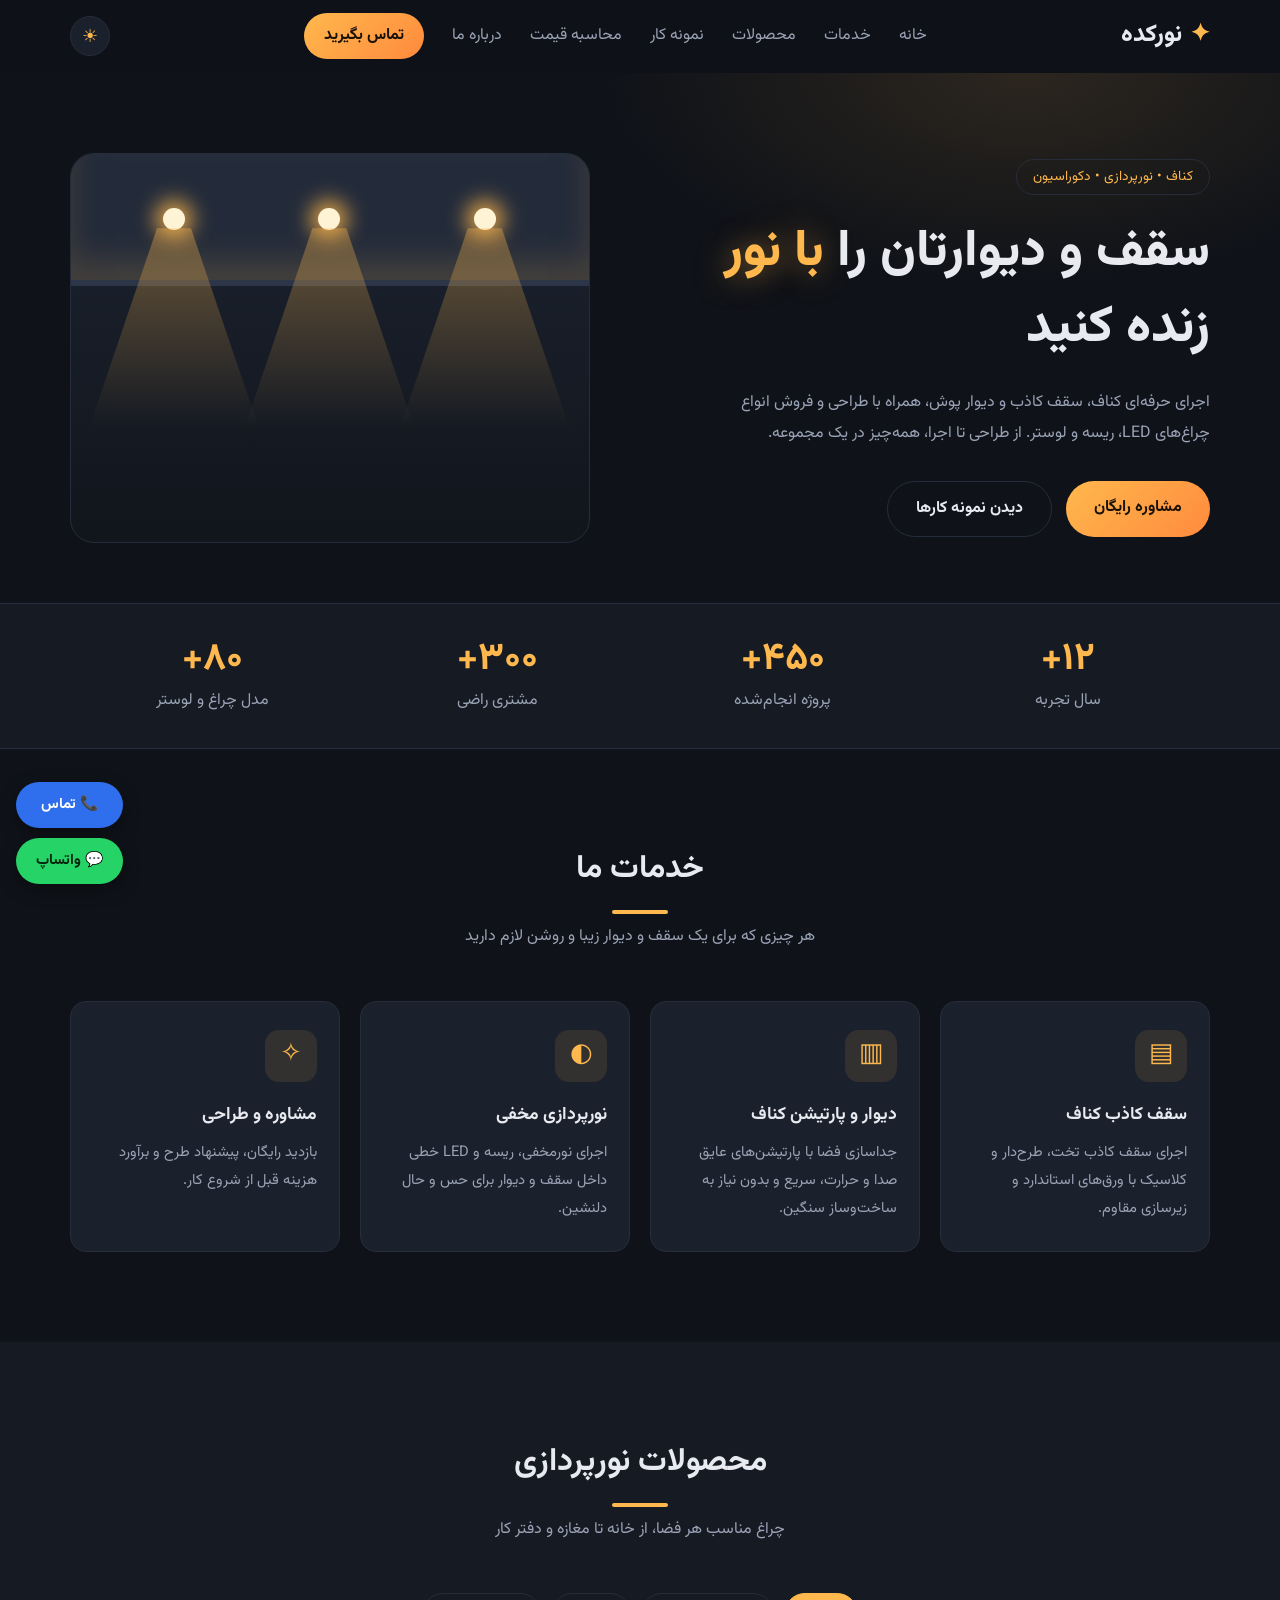
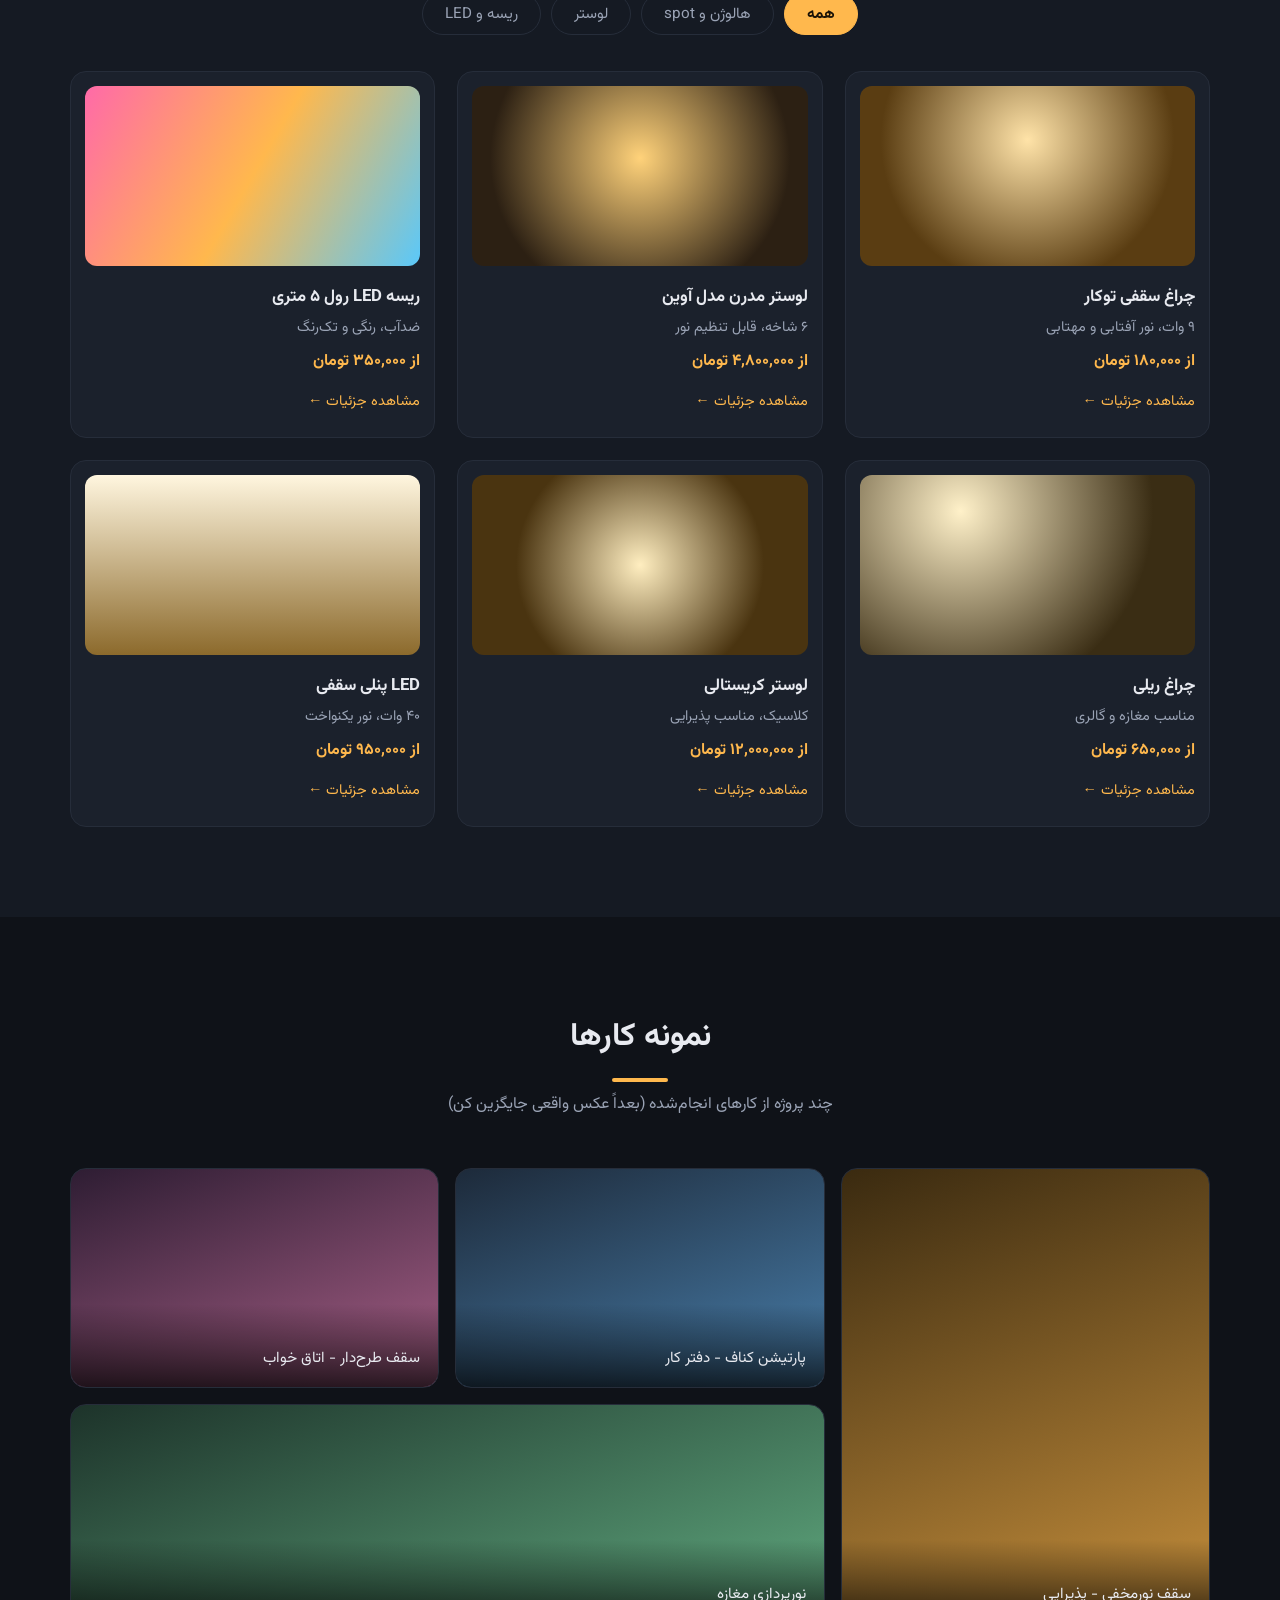
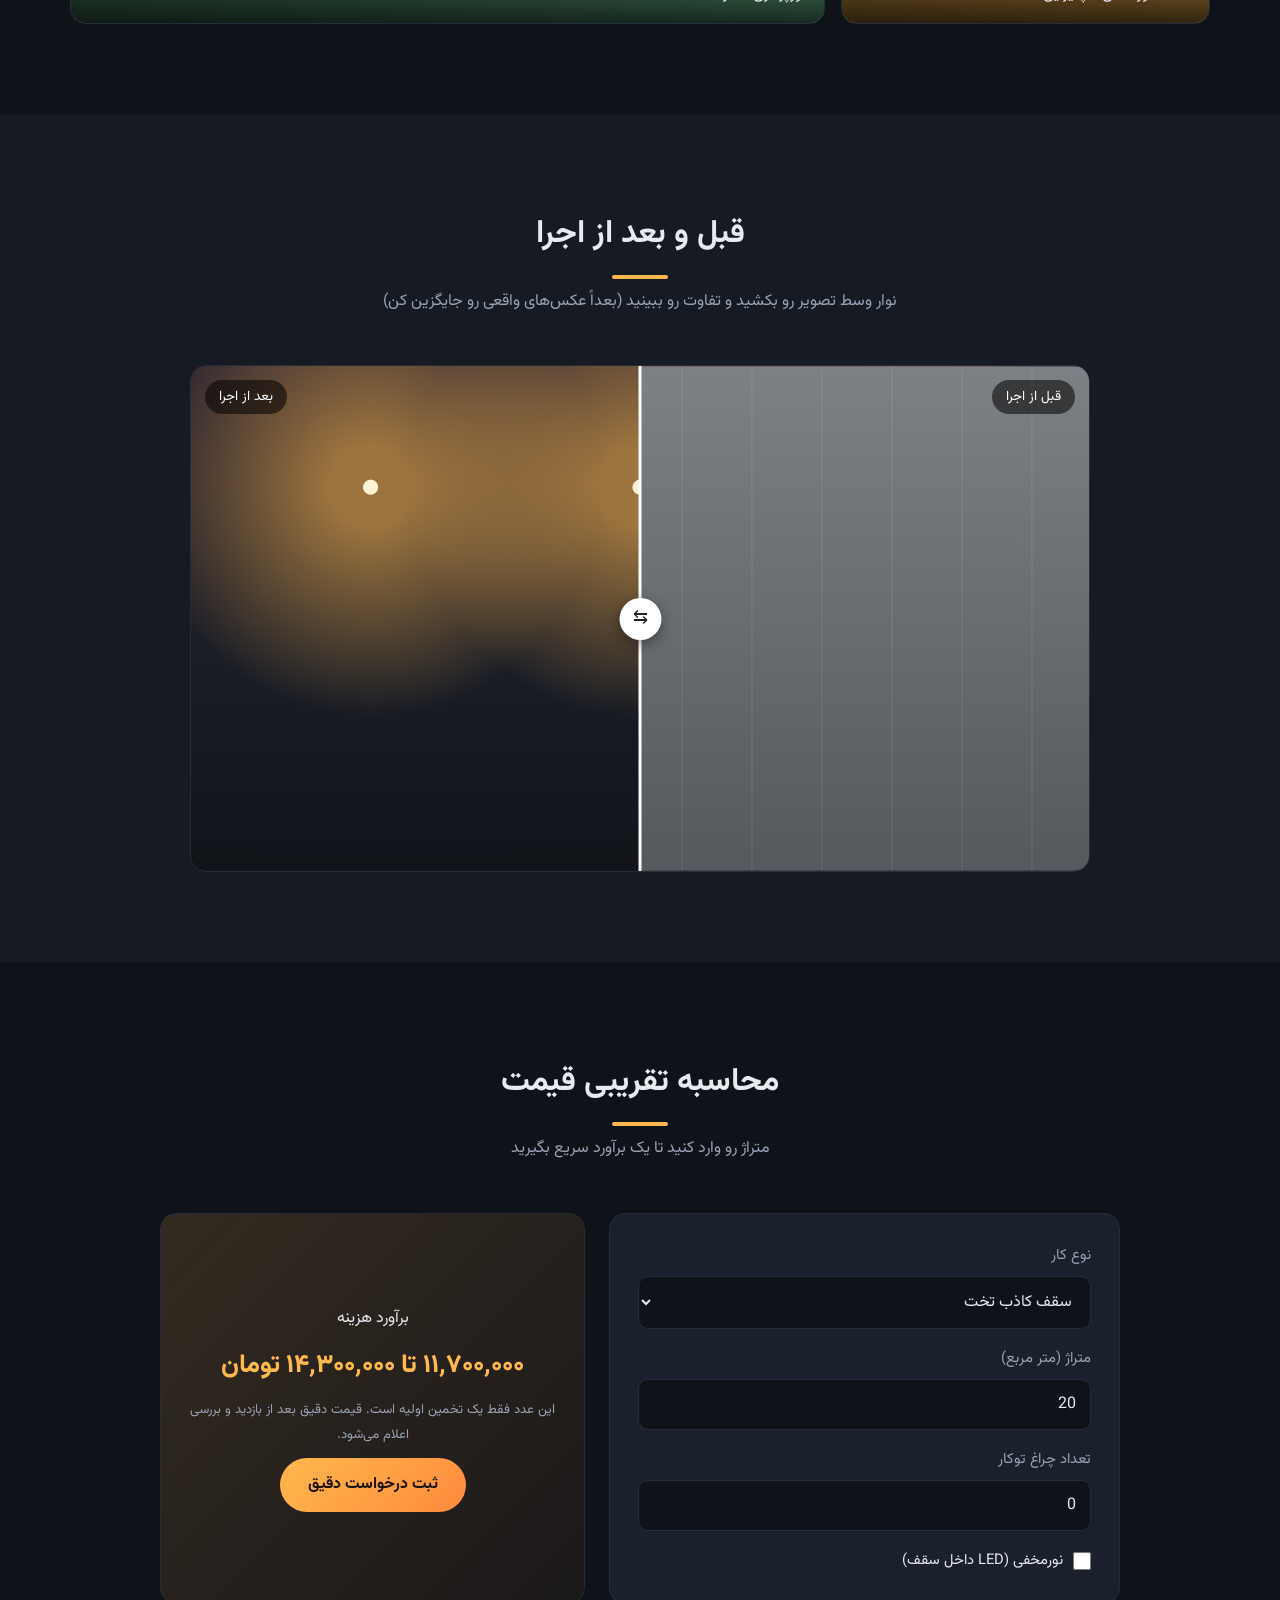
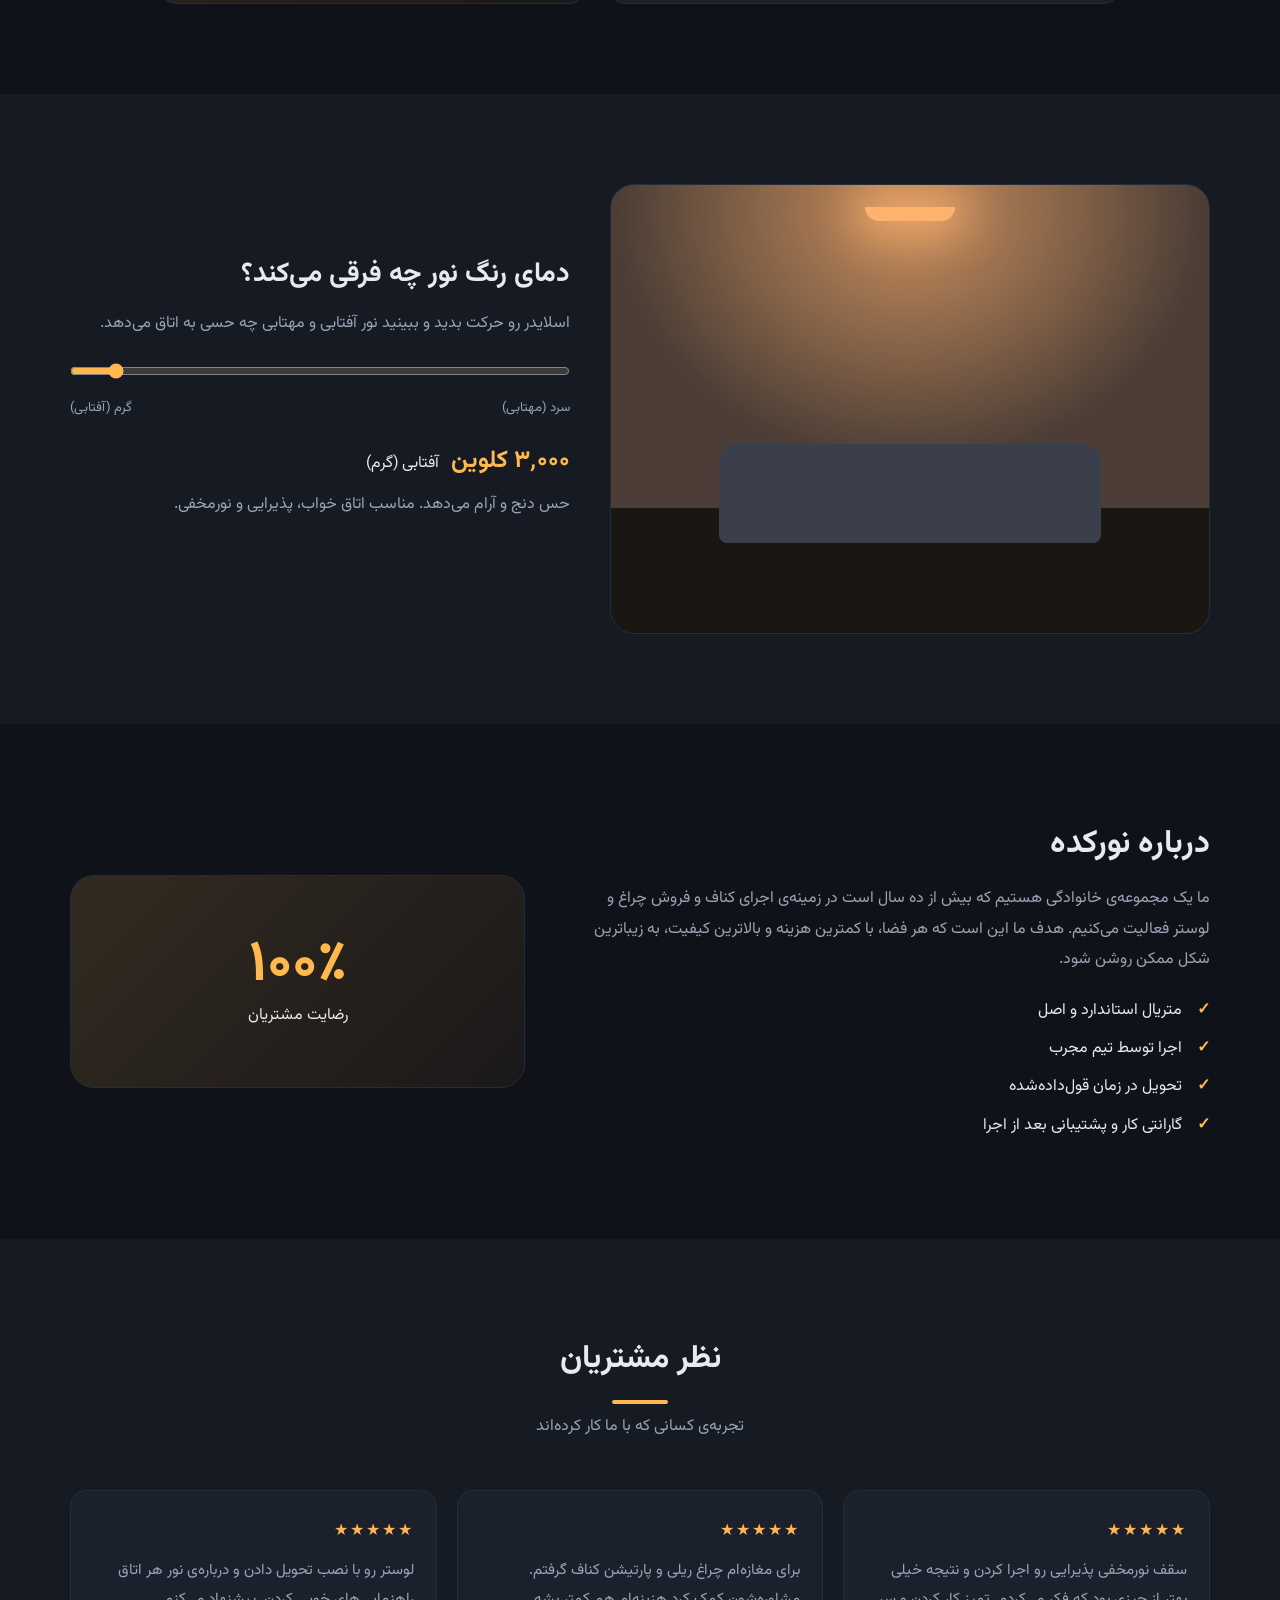
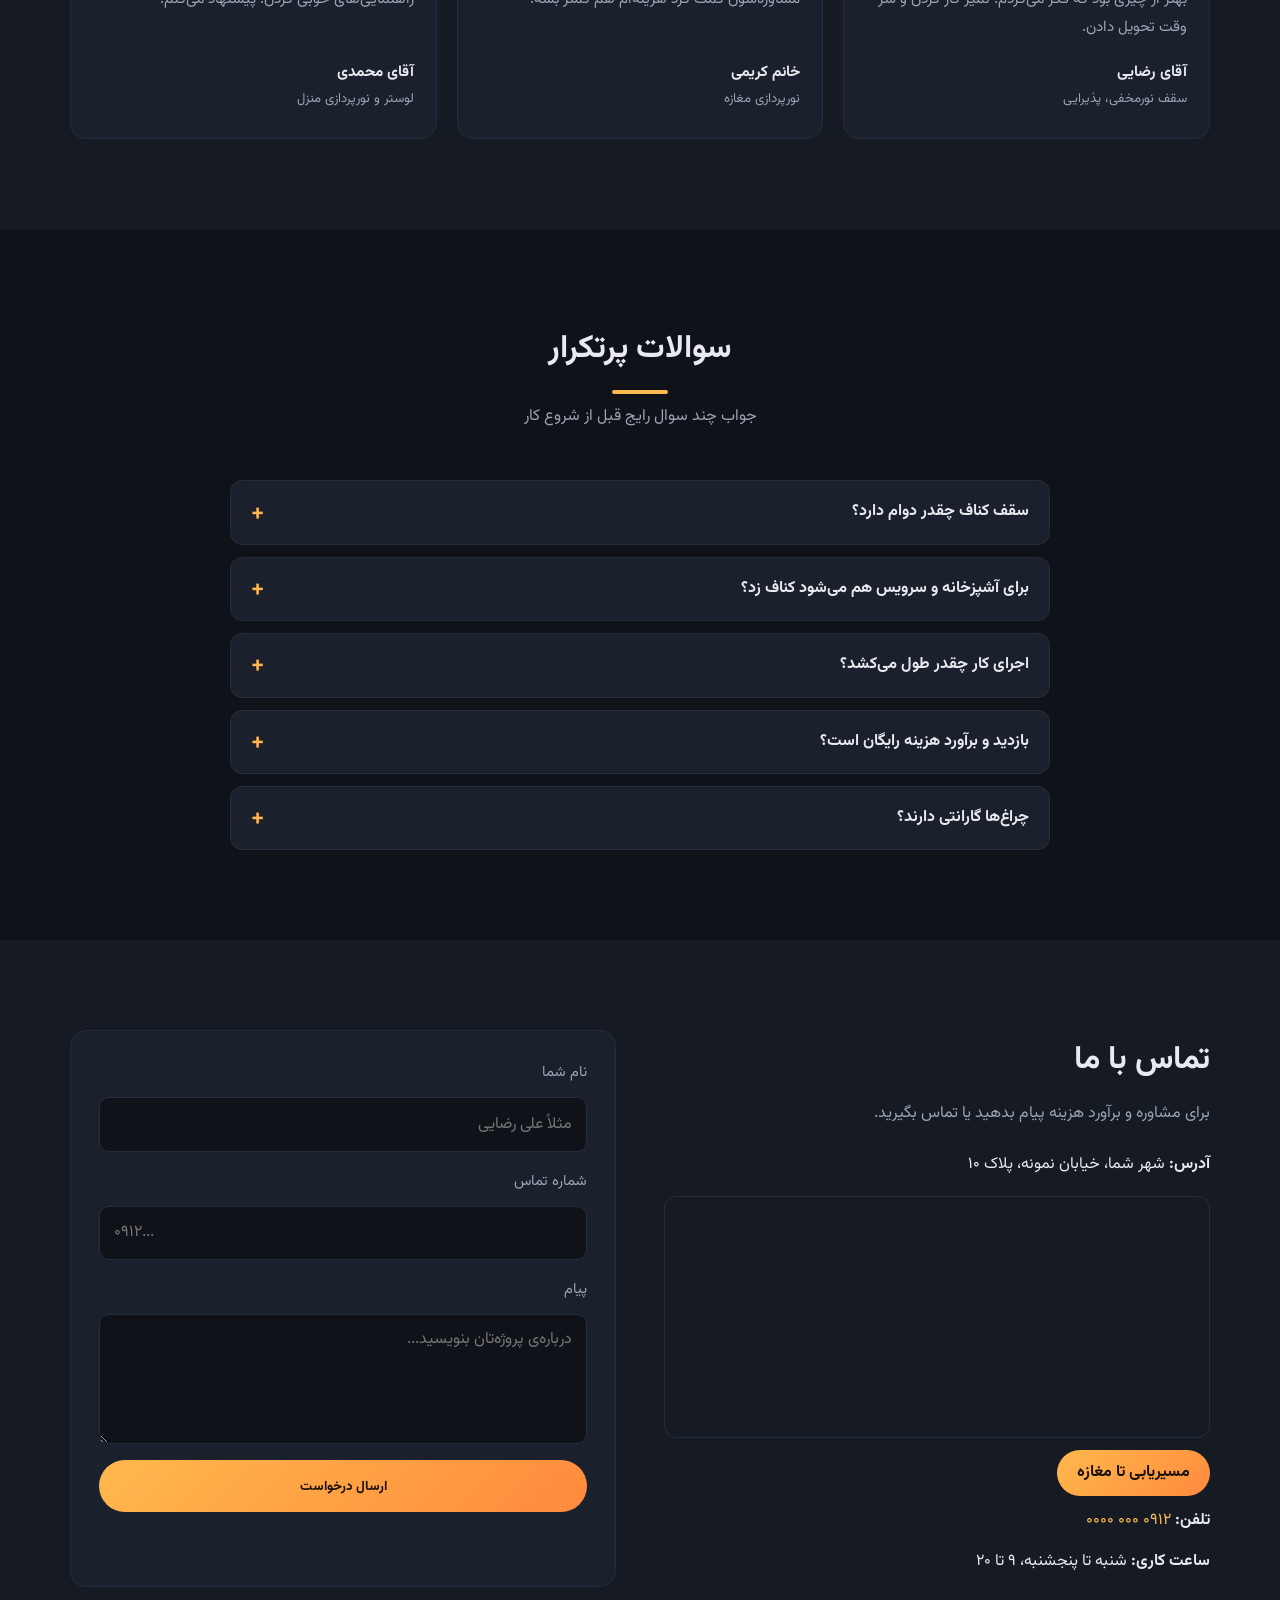
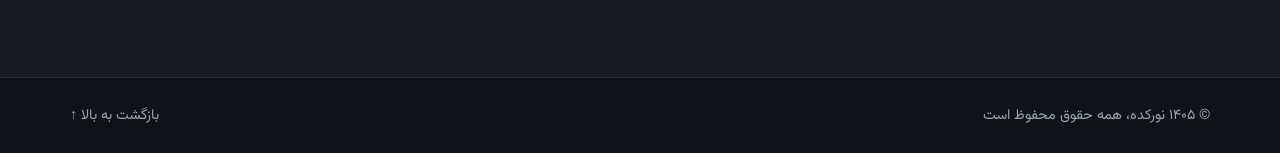
<file: index.html>
<!DOCTYPE html>
<!-- زبان فارسی و جهت راست‌به‌چپ -->
<html lang="fa" dir="rtl">
<head>
  <meta charset="UTF-8">
  <!-- این خط باعث می‌شه سایت توی موبایل درست نمایش داده بشه -->
  <meta name="viewport" content="width=device-width, initial-scale=1.0">
  <title>نورکده | کناف و نورپردازی</title>
  <meta name="description" content="اجرای سقف و دیوار کناف، طراحی و فروش انواع چراغ و نورپردازی داخلی و نمای ساختمان">

  <!-- فونت وزیرمتن (فونت فارسی رایگان) -->
  <link rel="preconnect" href="https://fonts.googleapis.com">
  <link rel="preconnect" href="https://fonts.gstatic.com" crossorigin>
  <link href="https://fonts.googleapis.com/css2?family=Vazirmatn:wght@300;400;500;700;800&display=swap" rel="stylesheet">

  <link rel="stylesheet" href="style.css">

  <!-- اعمال حالت روز/شب قبل از نمایش صفحه -->
  <script src="theme.js"></script>
</head>
<body>

  <!-- ============ هدر و منو ============ -->
  <header class="header" id="header">
    <div class="container header__inner">
      <a href="#home" class="logo">
        <span class="logo__icon">✦</span>
        نورکده
      </a>

      <!-- دکمه تغییر حالت روز و شب (کارش توی theme.js هست) -->
      <button class="theme-toggle" id="themeToggle" aria-label="تغییر حالت روز و شب">☀</button>

      <!-- دکمه منوی موبایل (همبرگری) -->
      <button class="menu-toggle" id="menuToggle" aria-label="باز و بسته کردن منو">
        <span></span><span></span><span></span>
      </button>

      <nav class="nav" id="nav">
        <a href="#home">خانه</a>
        <a href="#services">خدمات</a>
        <a href="#products">محصولات</a>
        <a href="#projects">نمونه کار</a>
        <a href="#calculator">محاسبه قیمت</a>
        <a href="#about">درباره ما</a>
        <a href="#contact" class="btn btn--small">تماس بگیرید</a>
      </nav>
    </div>
  </header>

  <main>

    <!-- ============ بخش اصلی (هیرو) ============ -->
    <section class="hero" id="home">
      <!-- نور دنبال‌کننده‌ی ماوس (با CSS و JS؛ فقط روی دسکتاپ) -->
      <div class="hero__spot" aria-hidden="true"></div>
      <div class="container hero__inner">
        <div class="hero__text">
          <span class="badge">کناف • نورپردازی • دکوراسیون</span>
          <h1>سقف و دیوارتان را <em>با نور</em> زنده کنید</h1>
          <p>
            اجرای حرفه‌ای کناف، سقف کاذب و دیوار پوش، همراه با طراحی و فروش
            انواع چراغ‌های LED، ریسه و لوستر. از طراحی تا اجرا، همه‌چیز در یک مجموعه.
          </p>
          <div class="hero__actions">
            <a href="#contact" class="btn">مشاوره رایگان</a>
            <a href="#projects" class="btn btn--ghost">دیدن نمونه کارها</a>
          </div>
        </div>

        <!-- تصویر تزئینی: یک سقف با نورپردازی (با CSS ساخته شده، بعداً می‌تونی عکس واقعی بذاری) -->
        <div class="hero__visual" aria-hidden="true">
          <div class="room">
            <div class="room__ceiling"></div>
            <div class="room__light room__light--1"></div>
            <div class="room__light room__light--2"></div>
            <div class="room__light room__light--3"></div>
          </div>
        </div>
      </div>
    </section>

    <!-- ============ آمار ============ -->
    <section class="stats">
      <div class="container stats__grid">
        <div class="stat"><strong data-count="12">0</strong><span>سال تجربه</span></div>
        <div class="stat"><strong data-count="450">0</strong><span>پروژه انجام‌شده</span></div>
        <div class="stat"><strong data-count="300">0</strong><span>مشتری راضی</span></div>
        <div class="stat"><strong data-count="80">0</strong><span>مدل چراغ و لوستر</span></div>
      </div>
    </section>

    <!-- ============ خدمات ============ -->
    <section class="section" id="services">
      <div class="container">
        <div class="section__head">
          <h2>خدمات ما</h2>
          <p>هر چیزی که برای یک سقف و دیوار زیبا و روشن لازم دارید</p>
        </div>

        <div class="cards">
          <article class="card">
            <div class="card__icon">▤</div>
            <h3>سقف کاذب کناف</h3>
            <p>اجرای سقف کاذب تخت، طرح‌دار و کلاسیک با ورق‌های استاندارد و زیرسازی مقاوم.</p>
          </article>
          <article class="card">
            <div class="card__icon">▥</div>
            <h3>دیوار و پارتیشن کناف</h3>
            <p>جداسازی فضا با پارتیشن‌های عایق صدا و حرارت، سریع و بدون نیاز به ساخت‌وساز سنگین.</p>
          </article>
          <article class="card">
            <div class="card__icon">◐</div>
            <h3>نورپردازی مخفی</h3>
            <p>اجرای نورمخفی، ریسه و LED خطی داخل سقف و دیوار برای حس و حال دلنشین.</p>
          </article>
          <article class="card">
            <div class="card__icon">✧</div>
            <h3>مشاوره و طراحی</h3>
            <p>بازدید رایگان، پیشنهاد طرح و برآورد هزینه قبل از شروع کار.</p>
          </article>
        </div>
      </div>
    </section>

    <!-- ============ محصولات ============ -->
    <section class="section section--alt" id="products">
      <div class="container">
        <div class="section__head">
          <h2>محصولات نورپردازی</h2>
          <p>چراغ مناسب هر فضا، از خانه تا مغازه و دفتر کار</p>
        </div>

        <!-- دکمه‌های فیلتر (با جاوااسکریپت کار می‌کنند) -->
        <div class="filters" id="filters">
          <button class="filter is-active" data-filter="all">همه</button>
          <button class="filter" data-filter="spot">هالوژن و spot</button>
          <button class="filter" data-filter="chandelier">لوستر</button>
          <button class="filter" data-filter="strip">ریسه و LED</button>
        </div>

        <div class="products" id="products-grid">
          <article class="product" data-category="spot">
            <div class="product__img product__img--1"></div>
            <h3>چراغ سقفی توکار</h3>
            <p>۹ وات، نور آفتابی و مهتابی</p>
            <span class="price">از ۱۸۰,۰۰۰ تومان</span>
            <a href="product.html?id=1" class="product__more">مشاهده جزئیات ←</a>
          </article>
          <article class="product" data-category="chandelier">
            <div class="product__img product__img--2"></div>
            <h3>لوستر مدرن مدل آوین</h3>
            <p>۶ شاخه، قابل تنظیم نور</p>
            <span class="price">از ۴,۸۰۰,۰۰۰ تومان</span>
            <a href="product.html?id=2" class="product__more">مشاهده جزئیات ←</a>
          </article>
          <article class="product" data-category="strip">
            <div class="product__img product__img--3"></div>
            <h3>ریسه LED رول ۵ متری</h3>
            <p>ضدآب، رنگی و تک‌رنگ</p>
            <span class="price">از ۳۵۰,۰۰۰ تومان</span>
            <a href="product.html?id=3" class="product__more">مشاهده جزئیات ←</a>
          </article>
          <article class="product" data-category="spot">
            <div class="product__img product__img--4"></div>
            <h3>چراغ ریلی</h3>
            <p>مناسب مغازه و گالری</p>
            <span class="price">از ۶۵۰,۰۰۰ تومان</span>
            <a href="product.html?id=4" class="product__more">مشاهده جزئیات ←</a>
          </article>
          <article class="product" data-category="chandelier">
            <div class="product__img product__img--5"></div>
            <h3>لوستر کریستالی</h3>
            <p>کلاسیک، مناسب پذیرایی</p>
            <span class="price">از ۱۲,۰۰۰,۰۰۰ تومان</span>
            <a href="product.html?id=5" class="product__more">مشاهده جزئیات ←</a>
          </article>
          <article class="product" data-category="strip">
            <div class="product__img product__img--6"></div>
            <h3>LED پنلی سقفی</h3>
            <p>۴۰ وات، نور یکنواخت</p>
            <span class="price">از ۹۵۰,۰۰۰ تومان</span>
            <a href="product.html?id=6" class="product__more">مشاهده جزئیات ←</a>
          </article>
        </div>
      </div>
    </section>

    <!-- ============ نمونه کارها ============ -->
    <section class="section" id="projects">
      <div class="container">
        <div class="section__head">
          <h2>نمونه کارها</h2>
          <p>چند پروژه از کارهای انجام‌شده (بعداً عکس واقعی جایگزین کن)</p>
        </div>

        <div class="gallery">
          <figure class="gallery__item gallery__item--tall g1"><figcaption>سقف نورمخفی - پذیرایی</figcaption></figure>
          <figure class="gallery__item g2"><figcaption>پارتیشن کناف - دفتر کار</figcaption></figure>
          <figure class="gallery__item g3"><figcaption>سقف طرح‌دار - اتاق خواب</figcaption></figure>
          <figure class="gallery__item gallery__item--wide g4"><figcaption>نورپردازی مغازه</figcaption></figure>
        </div>
      </div>
    </section>

    <!-- ============ قبل و بعد از اجرا ============ -->
    <section class="section section--alt" id="beforeafter">
      <div class="container">
        <div class="section__head">
          <h2>قبل و بعد از اجرا</h2>
          <p>نوار وسط تصویر رو بکشید و تفاوت رو ببینید (بعداً عکس‌های واقعی رو جایگزین کن)</p>
        </div>

        <!-- دو لایه روی هم‌اند: «بعد» پایینه و «قبل» روش قرار می‌گیره و با اسلایدر بریده می‌شه -->
        <div class="ba" id="ba">
          <div class="ba__layer ba__after"><span class="ba__tag">بعد از اجرا</span></div>
          <div class="ba__layer ba__before"><span class="ba__tag">قبل از اجرا</span></div>
          <div class="ba__handle" aria-hidden="true"></div>
          <input class="ba__range" id="baRange" type="range" min="0" max="100" value="50" dir="ltr" aria-label="مقایسه قبل و بعد">
        </div>
      </div>
    </section>

    <!-- ============ محاسبه قیمت ============ -->
    <section class="section" id="calculator">
      <div class="container">
        <div class="section__head">
          <h2>محاسبه تقریبی قیمت</h2>
          <p>متراژ رو وارد کنید تا یک برآورد سریع بگیرید</p>
        </div>

        <form class="calc" id="calcForm">
          <div class="calc__fields">
            <label>نوع کار
              <select id="calcType">
                <option value="flat">سقف کاذب تخت</option>
                <option value="design">سقف طرح‌دار</option>
                <option value="wall">دیوار و پارتیشن</option>
              </select>
            </label>
            <label>متراژ (متر مربع)
              <input type="number" id="calcArea" min="1" max="2000" value="20" inputmode="numeric">
            </label>
            <label>تعداد چراغ توکار
              <input type="number" id="calcSpots" min="0" max="500" value="0" inputmode="numeric">
            </label>
            <label class="calc__check">
              <input type="checkbox" id="calcHidden">
              <span>نورمخفی (LED داخل سقف)</span>
            </label>
          </div>

          <div class="calc__result">
            <span>برآورد هزینه</span>
            <strong class="calc__price" id="calcResult">—</strong>
            <p class="calc__note">این عدد فقط یک تخمین اولیه است. قیمت دقیق بعد از بازدید و بررسی اعلام می‌شود.</p>
            <a href="#contact" class="btn">ثبت درخواست دقیق</a>
          </div>
        </form>
      </div>
    </section>

    <!-- ============ شبیه‌ساز دمای رنگ نور ============ -->
    <section class="section section--alt" id="simulator">
      <div class="container sim">
        <div class="sim__room" id="simRoom" aria-hidden="true">
          <div class="sim__glow"></div>
          <div class="sim__lamp"></div>
          <div class="sim__sofa"></div>
        </div>

        <div class="sim__controls">
          <h2>دمای رنگ نور چه فرقی می‌کند؟</h2>
          <p>اسلایدر رو حرکت بدید و ببینید نور آفتابی و مهتابی چه حسی به اتاق می‌دهد.</p>

          <input class="sim__range" id="simRange" type="range" min="2700" max="6500" step="100" value="3000" aria-label="دمای رنگ نور">
          <div class="sim__scale" dir="ltr"><span>گرم (آفتابی)</span><span>سرد (مهتابی)</span></div>

          <div class="sim__label">
            <strong id="simKelvin">۳٬۰۰۰ کلوین</strong>
            <span id="simName">آفتابی</span>
          </div>
          <p class="sim__hint" id="simHint"></p>
        </div>
      </div>
    </section>

    <!-- ============ درباره ما ============ -->
    <section class="section" id="about">
      <div class="container about">
        <div class="about__text">
          <h2>درباره نورکده</h2>
          <p>
            ما یک مجموعه‌ی خانوادگی هستیم که بیش از ده سال است در زمینه‌ی اجرای کناف و
            فروش چراغ و لوستر فعالیت می‌کنیم. هدف ما این است که هر فضا، با کمترین هزینه
            و بالاترین کیفیت، به زیباترین شکل ممکن روشن شود.
          </p>
          <ul class="checklist">
            <li>متریال استاندارد و اصل</li>
            <li>اجرا توسط تیم مجرب</li>
            <li>تحویل در زمان قول‌داده‌شده</li>
            <li>گارانتی کار و پشتیبانی بعد از اجرا</li>
          </ul>
        </div>
        <div class="about__box">
          <strong>۱۰۰٪</strong>
          <span>رضایت مشتریان</span>
        </div>
      </div>
    </section>

    <!-- ============ نظرات مشتریان ============ -->
    <!-- توجه: این نظرها نمونه‌اند. قبل از انتشار حتماً با نظرات واقعی مشتری‌هات جایگزین کن -->
    <section class="section section--alt" id="reviews">
      <div class="container">
        <div class="section__head">
          <h2>نظر مشتریان</h2>
          <p>تجربه‌ی کسانی که با ما کار کرده‌اند</p>
        </div>

        <div class="reviews">
          <article class="review">
            <div class="review__stars" aria-label="۵ ستاره">★★★★★</div>
            <p>سقف نورمخفی پذیرایی رو اجرا کردن و نتیجه خیلی بهتر از چیزی بود که فکر می‌کردم. تمیز کار کردن و سر وقت تحویل دادن.</p>
            <footer>آقای رضایی<span>سقف نورمخفی، پذیرایی</span></footer>
          </article>
          <article class="review">
            <div class="review__stars" aria-label="۵ ستاره">★★★★★</div>
            <p>برای مغازه‌ام چراغ ریلی و پارتیشن کناف گرفتم. مشاوره‌شون کمک کرد هزینه‌ام هم کمتر بشه.</p>
            <footer>خانم کریمی<span>نورپردازی مغازه</span></footer>
          </article>
          <article class="review">
            <div class="review__stars" aria-label="۵ ستاره">★★★★★</div>
            <p>لوستر رو با نصب تحویل دادن و درباره‌ی نور هر اتاق راهنمایی‌های خوبی کردن. پیشنهاد می‌کنم.</p>
            <footer>آقای محمدی<span>لوستر و نورپردازی منزل</span></footer>
          </article>
        </div>
      </div>
    </section>

    <!-- ============ سوالات پرتکرار ============ -->
    <!-- جواب‌ها کلی نوشته شده؛ با اطلاعات واقعی مغازه‌ات دقیق‌شون کن -->
    <section class="section" id="faq">
      <div class="container">
        <div class="section__head">
          <h2>سوالات پرتکرار</h2>
          <p>جواب چند سوال رایج قبل از شروع کار</p>
        </div>

        <div class="faq">
          <details>
            <summary>سقف کناف چقدر دوام دارد؟</summary>
            <p>اگر زیرسازی اصولی اجرا شود و سقف در معرض نشتی آب نباشد، سال‌ها بدون مشکل می‌ماند. کیفیت ورق و پروفیل و دقت اجرا مهم‌ترین عامل‌ها هستند.</p>
          </details>
          <details>
            <summary>برای آشپزخانه و سرویس هم می‌شود کناف زد؟</summary>
            <p>بله، با ورق‌های ضدرطوبت مخصوص این فضاها. نوع ورق را قبل از اجرا با شما هماهنگ می‌کنیم.</p>
          </details>
          <details>
            <summary>اجرای کار چقدر طول می‌کشد؟</summary>
            <p>بسته به متراژ و پیچیدگی طرح، از چند روز تا حدود یک هفته. زمان دقیق بعد از بازدید اعلام می‌شود.</p>
          </details>
          <details>
            <summary>بازدید و برآورد هزینه رایگان است؟</summary>
            <p>بله، بازدید و برآورد اولیه رایگان است. می‌توانید از ماشین‌حساب همین صفحه هم یک تخمین سریع بگیرید.</p>
          </details>
          <details>
            <summary>چراغ‌ها گارانتی دارند؟</summary>
            <p>بله، بسته به مدل از ۶ تا ۱۲ ماه گارانتی دارند. مدت گارانتی هر محصول در صفحه‌ی همان محصول نوشته شده است.</p>
          </details>
        </div>
      </div>
    </section>

    <!-- ============ تماس ============ -->
    <section class="section section--alt" id="contact">
      <div class="container contact">
        <div class="contact__info">
          <h2>تماس با ما</h2>
          <p>برای مشاوره و برآورد هزینه پیام بدهید یا تماس بگیرید.</p>
          <ul>
            <li><b>آدرس:</b> شهر شما، خیابان نمونه، پلاک ۱۰</li>
          <li class="map-item">
            <!-- مختصات نقشه نمونه‌ست. توی openstreetmap.org مغازه رو پیدا کن، Share → HTML را بزن و آدرس iframe را عوض کن.
                 مختصات دکمه‌ی مسیریابی (destination=عرض,طول) را هم همین‌طور عوض کن -->
            <div class="map">
              <iframe title="نقشه‌ی مغازه" loading="lazy" src="https://www.openstreetmap.org/export/embed.html?bbox=51.37%2C35.68%2C51.41%2C35.71&amp;layer=mapnik&amp;marker=35.695%2C51.39"></iframe>
            </div>
            <a class="btn btn--small map__btn" href="https://www.google.com/maps/dir/?api=1&amp;destination=35.695,51.39" target="_blank" rel="noopener">مسیریابی تا مغازه</a>
          </li>
            <li><b>تلفن:</b> <a href="tel:+989120000000">۰۹۱۲ ۰۰۰ ۰۰۰۰</a></li>
            <li><b>ساعت کاری:</b> شنبه تا پنجشنبه، ۹ تا ۲۰</li>
          </ul>
        </div>

        <form class="form" id="contactForm">
          <label>نام شما
            <input type="text" name="name" required placeholder="مثلاً علی رضایی">
          </label>
          <label>شماره تماس
            <input type="tel" name="phone" required placeholder="۰۹۱۲...">
          </label>
          <label>پیام
            <textarea name="message" rows="4" placeholder="درباره‌ی پروژه‌تان بنویسید..."></textarea>
          </label>
          <button type="submit" class="btn">ارسال درخواست</button>
          <p class="form__msg" id="formMsg"></p>
        </form>
      </div>
    </section>

  </main>

  <!-- ============ فوتر ============ -->
  <footer class="footer">
    <div class="container footer__inner">
      <span>© ۱۴۰۵ نورکده، همه حقوق محفوظ است</span>
      <a href="#home">بازگشت به بالا ↑</a>
    </div>
  </footer>

  <!-- دکمه‌های ثابت تماس و واتساپ (شماره رو عوض کن) -->
  <div class="float-contact">
    <a class="float-btn float-btn--call" href="tel:+989120000000" aria-label="تماس تلفنی">📞 تماس</a>
    <a class="float-btn float-btn--wa" href="https://wa.me/989120000000" target="_blank" rel="noopener" aria-label="پیام در واتساپ">💬 واتساپ</a>
  </div>

  <script src="script.js"></script>
</body>
</html>
</file>
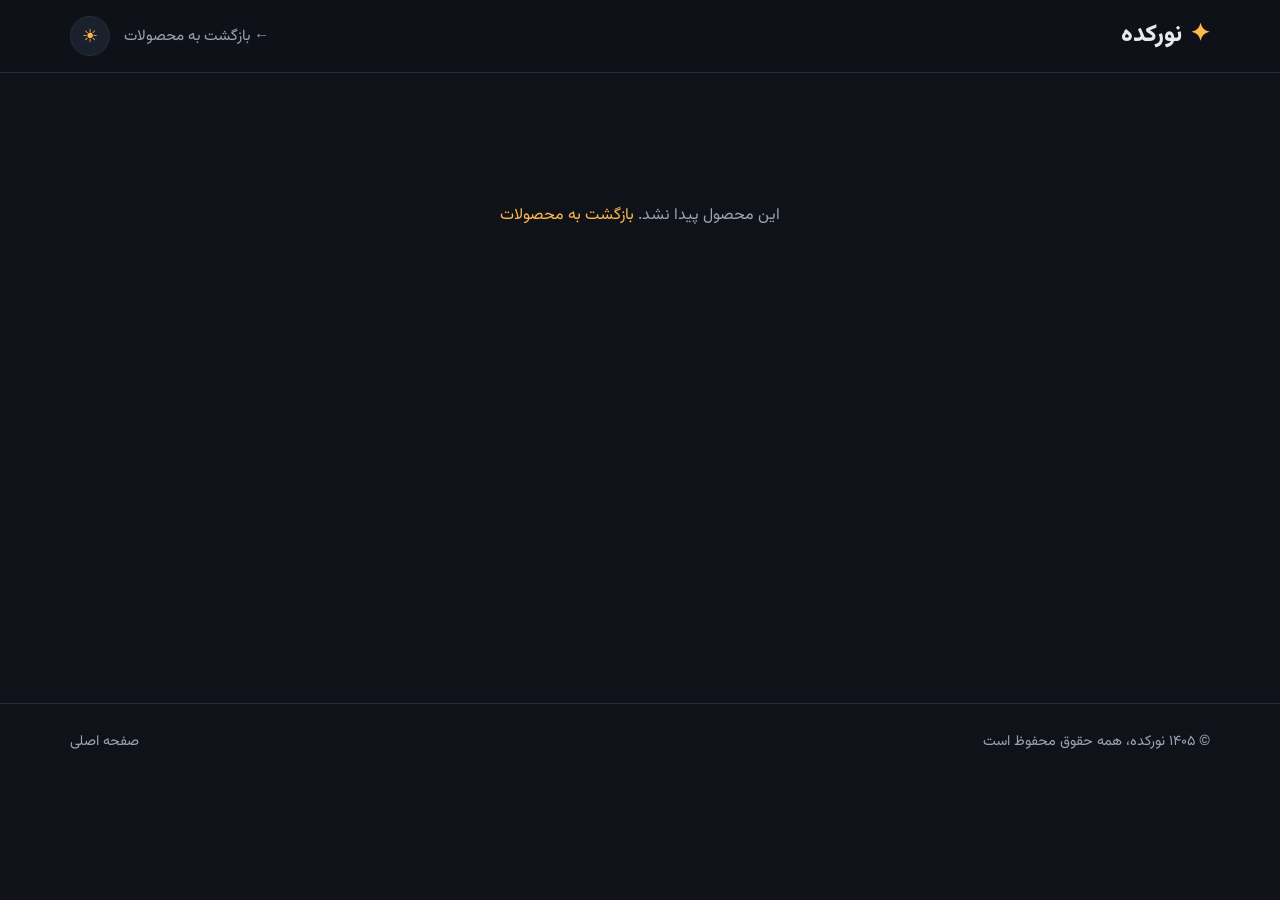
<file: product.html>
<!DOCTYPE html>
<html lang="fa" dir="rtl">
<head>
  <meta charset="UTF-8">
  <meta name="viewport" content="width=device-width, initial-scale=1.0">
  <title>محصول | نورکده</title>

  <link rel="preconnect" href="https://fonts.googleapis.com">
  <link rel="preconnect" href="https://fonts.gstatic.com" crossorigin>
  <link href="https://fonts.googleapis.com/css2?family=Vazirmatn:wght@300;400;500;700;800&display=swap" rel="stylesheet">

  <link rel="stylesheet" href="style.css">
  <script src="theme.js"></script>
</head>
<body>

  <header class="header is-scrolled">
    <div class="container header__inner">
      <a href="index.html" class="logo">
        <span class="logo__icon">✦</span>
        نورکده
      </a>
      <a href="index.html#products" class="back-link">← بازگشت به محصولات</a>
      <button class="theme-toggle" id="themeToggle" aria-label="تغییر حالت روز و شب">☀</button>
    </div>
  </header>

  <main class="pd">
    <!-- محتوای محصول با product.js اینجا ساخته می‌شه -->
    <div class="container" id="productBox"></div>
  </main>

  <footer class="footer">
    <div class="container footer__inner">
      <span>© ۱۴۰۵ نورکده، همه حقوق محفوظ است</span>
      <a href="index.html">صفحه اصلی</a>
    </div>
  </footer>

  <script src="product.js"></script>
</body>
</html>
</file>
<file: style.css>
/* ==========================================
   رنگ‌ها و تنظیمات پایه
   برای تغییر رنگ سایت فقط همین متغیرها رو عوض کن
   ========================================== */
:root {
  --bg: #0f1218;          /* پس‌زمینه اصلی (تیره) */
  --bg-alt: #151a23;      /* پس‌زمینه بخش‌های متناوب */
  --card: #1b212c;        /* رنگ کارت‌ها */
  --text: #e8eaf0;        /* رنگ متن */
  --muted: #9aa3b5;       /* متن کم‌رنگ */
  --accent: #ffb84d;      /* رنگ اصلی: نور گرم */
  --accent-2: #ff8a3d;
  --line: #262d3a;
  --radius: 16px;
  --header-bg: rgba(15, 18, 24, .85);
}

/* حالت روشن (با دکمه‌ی ☀ / ☾ بالای سایت فعال می‌شه) */
:root[data-theme="light"] {
  --bg: #faf7f1;
  --bg-alt: #f1ebdf;
  --card: #ffffff;
  --text: #1f1a12;
  --muted: #6a6254;
  --accent: #c9700a;
  --accent-2: #e8912a;
  --line: #e4dccb;
  --header-bg: rgba(250, 247, 241, .88);
}

* { margin: 0; padding: 0; box-sizing: border-box; }

html { scroll-behavior: smooth; scroll-padding-top: 80px; }

body {
  font-family: "Vazirmatn", Tahoma, sans-serif;
  background: var(--bg);
  color: var(--text);
  line-height: 1.9;
}

a { color: inherit; text-decoration: none; }
ul { list-style: none; }

.container { width: min(1140px, 92%); margin-inline: auto; }

/* ==========================================
   دکمه‌ها
   ========================================== */
.btn {
  display: inline-block;
  padding: 12px 28px;
  background: linear-gradient(135deg, var(--accent), var(--accent-2));
  color: #1a1206;
  font-weight: 700;
  font-family: inherit;
  border: 0;
  border-radius: 50px;
  cursor: pointer;
  transition: transform .2s, box-shadow .2s;
}
.btn:hover { transform: translateY(-2px); box-shadow: 0 8px 24px rgba(255, 184, 77, .35); }
.btn--small { padding: 8px 20px; }
.btn--ghost { background: transparent; color: var(--text); border: 1.5px solid var(--line); }
.btn--ghost:hover { border-color: var(--accent); box-shadow: none; }

/* ==========================================
   هدر
   ========================================== */
.header {
  position: sticky; top: 0; z-index: 50;
  background: var(--header-bg);
  backdrop-filter: blur(10px);
  border-bottom: 1px solid transparent;
  transition: border-color .3s;
}
.header.is-scrolled { border-color: var(--line); }

.header__inner { display: flex; align-items: center; justify-content: space-between; height: 72px; }

.logo { font-size: 1.5rem; font-weight: 800; display: flex; align-items: center; gap: 8px; }
.logo__icon { color: var(--accent); }

.nav { display: flex; align-items: center; gap: 28px; }
.nav a:not(.btn) { color: var(--muted); transition: color .2s; }
.nav a:not(.btn):hover { color: var(--accent); }

/* دکمه همبرگری (فقط در موبایل دیده می‌شه) */
.menu-toggle { display: none; background: none; border: 0; cursor: pointer; width: 32px; height: 24px; position: relative; }
.menu-toggle span { position: absolute; right: 0; width: 100%; height: 2px; background: var(--text); transition: .3s; }
.menu-toggle span:nth-child(1) { top: 2px; }
.menu-toggle span:nth-child(2) { top: 11px; }
.menu-toggle span:nth-child(3) { top: 20px; }
.menu-toggle.is-open span:nth-child(1) { top: 11px; transform: rotate(45deg); }
.menu-toggle.is-open span:nth-child(2) { opacity: 0; }
.menu-toggle.is-open span:nth-child(3) { top: 11px; transform: rotate(-45deg); }

/* ==========================================
   هیرو
   ========================================== */
.hero {
  position: relative;
  overflow: hidden;
  padding: 80px 0 60px;
  background:
    radial-gradient(600px 300px at 80% 0%, rgba(255, 184, 77, .12), transparent 70%),
    var(--bg);
}
.hero__inner { display: grid; grid-template-columns: 1.1fr 1fr; gap: 48px; align-items: center; }

.badge {
  display: inline-block; padding: 4px 16px; margin-bottom: 20px;
  border: 1px solid var(--line); border-radius: 50px;
  color: var(--accent); font-size: .85rem;
}
.hero h1 { font-size: clamp(2rem, 5vw, 3.2rem); line-height: 1.5; font-weight: 800; margin-bottom: 20px; }
.hero h1 em { font-style: normal; color: var(--accent); text-shadow: 0 0 30px rgba(255, 184, 77, .5); }
.hero p { color: var(--muted); max-width: 520px; margin-bottom: 32px; }
.hero__actions { display: flex; gap: 14px; flex-wrap: wrap; }

/* اتاق تزئینی با نور */
.room {
  position: relative; aspect-ratio: 4 / 3; border-radius: 24px; overflow: hidden;
  background: linear-gradient(180deg, #1d2431 0%, #11151c 100%);
  border: 1px solid var(--line);
}
.room__ceiling {
  position: absolute; inset: 0 0 auto 0; height: 34%;
  background: #232b3a;
  border-bottom: 6px solid #2c3648;
  box-shadow: inset 0 -20px 30px rgba(255, 184, 77, .15);
}
.room__light {
  position: absolute; top: 14%; width: 22px; height: 22px; border-radius: 50%;
  background: #fff3d6;
  box-shadow: 0 0 20px 8px rgba(255, 184, 77, .8);
  animation: glow 3s ease-in-out infinite;
}
.room__light::after { /* مخروط نور */
  content: ""; position: absolute; top: 20px; right: 50%; transform: translateX(50%);
  width: 170px; height: 200px;
  background: linear-gradient(180deg, rgba(255, 184, 77, .35), transparent);
  clip-path: polygon(40% 0, 60% 0, 100% 100%, 0 100%);
}
.room__light--1 { right: 18%; }
.room__light--2 { right: 48%; animation-delay: .6s; }
.room__light--3 { right: 78%; animation-delay: 1.2s; }

@keyframes glow {
  0%, 100% { box-shadow: 0 0 20px 8px rgba(255, 184, 77, .8); }
  50%      { box-shadow: 0 0 30px 14px rgba(255, 184, 77, 1); }
}

/* ==========================================
   آمار
   ========================================== */
.stats { border-block: 1px solid var(--line); background: var(--bg-alt); }
.stats__grid { display: grid; grid-template-columns: repeat(4, 1fr); text-align: center; }
.stat { padding: 32px 10px; }
.stat strong { display: block; font-size: 2.4rem; color: var(--accent); line-height: 1.3; }
.stat span { color: var(--muted); }

/* ==========================================
   بخش‌های عمومی
   ========================================== */
.section { padding: 90px 0; }
.section--alt { background: var(--bg-alt); }
.section__head { text-align: center; margin-bottom: 48px; }
.section__head h2, .about h2, .contact h2 { font-size: 2rem; margin-bottom: 8px; }
.section__head h2::after {
  content: ""; display: block; width: 56px; height: 4px; margin: 10px auto 0;
  background: var(--accent); border-radius: 4px;
}
.section__head p { color: var(--muted); }

/* ==========================================
   کارت خدمات
   ========================================== */
.cards { display: grid; grid-template-columns: repeat(4, 1fr); gap: 20px; }
.card {
  background: var(--card); border: 1px solid var(--line); border-radius: var(--radius);
  padding: 28px 22px; transition: transform .25s, border-color .25s;
}
.card:hover { transform: translateY(-6px); border-color: var(--accent); }
.card__icon {
  width: 52px; height: 52px; display: grid; place-items: center; margin-bottom: 16px;
  font-size: 1.6rem; color: var(--accent);
  background: rgba(255, 184, 77, .1); border-radius: 14px;
}
.card h3 { margin-bottom: 8px; font-size: 1.1rem; }
.card p { color: var(--muted); font-size: .92rem; }

/* ==========================================
   محصولات
   ========================================== */
.filters { display: flex; justify-content: center; flex-wrap: wrap; gap: 10px; margin-bottom: 36px; }
.filter {
  padding: 8px 22px; font-family: inherit; font-size: .95rem; cursor: pointer;
  background: transparent; color: var(--muted);
  border: 1px solid var(--line); border-radius: 50px; transition: .2s;
}
.filter:hover { color: var(--text); }
.filter.is-active { background: var(--accent); color: #1a1206; border-color: var(--accent); font-weight: 700; }

.products { display: grid; grid-template-columns: repeat(3, 1fr); gap: 22px; }
.product {
  background: var(--card); border: 1px solid var(--line); border-radius: var(--radius);
  padding: 14px 14px 22px; transition: transform .25s, opacity .3s;
}
.product:hover { transform: translateY(-5px); }
.product.is-hidden { display: none; }
.product__img { height: 180px; border-radius: 12px; margin-bottom: 16px; }
.product h3 { font-size: 1.05rem; }
.product p { color: var(--muted); font-size: .9rem; margin-bottom: 6px; }
.price { color: var(--accent); font-weight: 700; }

/* تصویرهای جایگزین (با گرادیان). بعداً با عکس واقعی عوض کن:
   background: url("images/lamp1.jpg") center / cover; */
.product__img--1 { background: radial-gradient(circle at 50% 30%, #ffe3a8, #5a3d12 70%); }
.product__img--2 { background: radial-gradient(circle at 50% 40%, #ffd27a, #2c2013 75%); }
.product__img--3 { background: linear-gradient(120deg, #ff6aa8, #ffb84d, #5ac8fa); }
.product__img--4 { background: radial-gradient(circle at 30% 20%, #fff1c9, #3a2d14 70%); }
.product__img--5 { background: radial-gradient(circle at 50% 50%, #ffeec0, #4a3410 65%); }
.product__img--6 { background: linear-gradient(180deg, #fff6df, #8c6a2c); }

/* ==========================================
   گالری نمونه کار
   ========================================== */
.gallery {
  display: grid; gap: 16px;
  grid-template-columns: repeat(3, 1fr);
  grid-auto-rows: 220px;
}
.gallery__item {
  position: relative; border-radius: var(--radius); overflow: hidden;
  border: 1px solid var(--line);
}
.gallery__item--tall { grid-row: span 2; }
.gallery__item--wide { grid-column: span 2; }
.gallery__item figcaption {
  position: absolute; inset: auto 0 0 0; padding: 40px 18px 14px;
  background: linear-gradient(0deg, rgba(0, 0, 0, .75), transparent);
  font-size: .95rem;
}
.g1 { background: linear-gradient(160deg, #3a2a10, #ffb84d 140%); }
.g2 { background: linear-gradient(160deg, #1d2a3a, #5aa0d8 140%); }
.g3 { background: linear-gradient(160deg, #2e1d33, #d87aa8 140%); }
.g4 { background: linear-gradient(160deg, #1d332a, #7ad8a0 140%); }

/* ==========================================
   درباره ما
   ========================================== */
.about { display: grid; grid-template-columns: 1.4fr 1fr; gap: 48px; align-items: center; }
.about p { color: var(--muted); margin: 10px 0 20px; }
.checklist li { padding-right: 28px; position: relative; margin-bottom: 8px; }
.checklist li::before { content: "✓"; position: absolute; right: 0; color: var(--accent); font-weight: 700; }
.about__box {
  text-align: center; padding: 56px 20px; border-radius: 24px;
  background: linear-gradient(135deg, rgba(255, 184, 77, .15), rgba(255, 138, 61, .05));
  border: 1px solid var(--line);
}
.about__box strong { display: block; font-size: 3.6rem; color: var(--accent); line-height: 1.2; }

/* ==========================================
   تماس
   ========================================== */
.contact { display: grid; grid-template-columns: 1fr 1fr; gap: 48px; }
.contact__info p { color: var(--muted); margin: 8px 0 20px; }
.contact__info li { margin-bottom: 10px; }
.contact__info a { color: var(--accent); }

.form { display: grid; gap: 16px; background: var(--card); padding: 28px; border-radius: var(--radius); border: 1px solid var(--line); }
.form label { display: grid; gap: 6px; font-size: .92rem; color: var(--muted); }
.form input, .form textarea {
  font-family: inherit; font-size: 1rem; padding: 12px 14px;
  background: var(--bg); color: var(--text);
  border: 1px solid var(--line); border-radius: 10px; outline: none; transition: border-color .2s;
}
.form input:focus, .form textarea:focus { border-color: var(--accent); }
.form__msg { color: var(--accent); min-height: 1.5em; font-size: .92rem; }

/* ==========================================
   فوتر
   ========================================== */
.footer { border-top: 1px solid var(--line); padding: 24px 0; color: var(--muted); font-size: .9rem; }
.footer__inner { display: flex; justify-content: space-between; flex-wrap: wrap; gap: 10px; }
.footer a:hover { color: var(--accent); }

/* ==========================================
   هدر: دکمه روز/شب و ترتیب آیتم‌ها
   ========================================== */
.logo { order: 1; }
.nav { order: 2; }
.theme-toggle {
  order: 3; width: 40px; height: 40px; border-radius: 50%;
  border: 1px solid var(--line); background: var(--card); color: var(--accent);
  font-size: 1.15rem; line-height: 1; cursor: pointer;
  transition: border-color .2s, transform .2s;
}
.theme-toggle:hover { border-color: var(--accent); transform: rotate(15deg); }
.menu-toggle { order: 4; }

/* لینک بازگشت در صفحه محصول */
.back-link { order: 2; margin-inline: auto 14px; color: var(--muted); font-size: .95rem; transition: color .2s; }
.back-link:hover { color: var(--accent); }

:root[data-theme="light"] .hero h1 em { text-shadow: none; }

/* ==========================================
   نور دنبال‌کننده ماوس در هیرو
   ========================================== */
.hero__spot {
  position: absolute; inset: 0; pointer-events: none; opacity: 0; transition: opacity .4s;
  background: radial-gradient(360px circle at var(--mx, 50%) var(--my, 50%), rgba(255, 184, 77, .2), transparent 70%);
}
.hero.is-lit .hero__spot { opacity: 1; }
.hero__inner { position: relative; z-index: 1; }

/* ==========================================
   لینک جزئیات در کارت محصول
   ========================================== */
.product__more { display: block; margin-top: 10px; color: var(--accent); font-size: .9rem; }
.product__more:hover { text-decoration: underline; }

/* ==========================================
   قبل و بعد
   ========================================== */
.ba {
  --pos: 50%;
  position: relative; max-width: 900px; margin: 0 auto; aspect-ratio: 16 / 9;
  border-radius: var(--radius); overflow: hidden; border: 1px solid var(--line);
  user-select: none;
}
.ba__layer { position: absolute; inset: 0; }

/* «بعد»: سقف با چراغ‌های روشن. برای عکس واقعی به‌جای background از
   background: url("images/after.jpg") center / cover; استفاده کن */
.ba__after {
  background:
    radial-gradient(circle at 20% 24%, #fff3d6 0 7px, rgba(255, 184, 77, .55) 8px 40px, transparent 230px),
    radial-gradient(circle at 50% 24%, #fff3d6 0 7px, rgba(255, 184, 77, .55) 8px 40px, transparent 230px),
    radial-gradient(circle at 80% 24%, #fff3d6 0 7px, rgba(255, 184, 77, .55) 8px 40px, transparent 230px),
    linear-gradient(180deg, #2b2330 0%, #1a1d26 60%, #111319 100%);
}

/* «قبل»: سقف خام و بدون نور. با clip-path از سمت چپ بریده می‌شه */
.ba__before {
  background:
    repeating-linear-gradient(90deg, rgba(255, 255, 255, .05) 0 2px, transparent 2px 70px),
    linear-gradient(180deg, #7d8085 0%, #55585d 100%);
  clip-path: inset(0 0 0 var(--pos));
}
.ba__tag {
  position: absolute; top: 14px; padding: 4px 14px; border-radius: 50px;
  background: rgba(0, 0, 0, .55); color: #fff; font-size: .85rem;
}
.ba__before .ba__tag { right: 14px; }
.ba__after .ba__tag { left: 14px; }

.ba__handle {
  position: absolute; top: 0; bottom: 0; left: var(--pos); width: 3px;
  background: #fff; transform: translateX(-50%); pointer-events: none;
}
.ba__handle::after {
  content: "⇆"; position: absolute; top: 50%; left: 50%; transform: translate(-50%, -50%);
  width: 42px; height: 42px; display: grid; place-items: center;
  background: #fff; color: #222; border-radius: 50%; font-size: 1.1rem;
  box-shadow: 0 4px 14px rgba(0, 0, 0, .4);
}
.ba__range {
  position: absolute; inset: 0; width: 100%; height: 100%; margin: 0;
  opacity: 0; cursor: ew-resize;
}

/* ==========================================
   ماشین‌حساب قیمت
   ========================================== */
.calc { display: grid; grid-template-columns: 1.2fr 1fr; gap: 24px; max-width: 960px; margin: 0 auto; }
.calc__fields {
  display: grid; gap: 16px; align-content: start;
  background: var(--card); border: 1px solid var(--line); border-radius: var(--radius); padding: 28px;
}
.calc__fields label { display: grid; gap: 6px; font-size: .92rem; color: var(--muted); }
.calc__fields input[type="number"], .calc__fields select {
  font-family: inherit; font-size: 1rem; padding: 12px 14px;
  background: var(--bg); color: var(--text);
  border: 1px solid var(--line); border-radius: 10px; outline: none; transition: border-color .2s;
}
.calc__fields input:focus, .calc__fields select:focus { border-color: var(--accent); }
.calc__fields .calc__check { display: flex; align-items: center; gap: 10px; color: var(--text); cursor: pointer; }
.calc__check input { width: 18px; height: 18px; accent-color: var(--accent); }

.calc__result {
  display: flex; flex-direction: column; justify-content: center; align-items: center;
  gap: 10px; text-align: center; padding: 32px 24px;
  border-radius: var(--radius); border: 1px solid var(--line);
  background: linear-gradient(135deg, rgba(255, 184, 77, .15), rgba(255, 138, 61, .05));
}
.calc__price { font-size: 1.6rem; line-height: 1.7; font-weight: 800; color: var(--accent); }
.calc__note { color: var(--muted); font-size: .82rem; }

/* ==========================================
   شبیه‌ساز دمای رنگ نور
   ========================================== */
.sim { display: grid; grid-template-columns: 1.2fr 1fr; gap: 40px; align-items: center; }
.sim__room {
  --glow: rgba(255, 190, 100, .7);
  --lamp: rgb(255, 190, 100);
  --wall: #2a2f3a;
  position: relative; aspect-ratio: 4 / 3; border-radius: 24px; overflow: hidden;
  border: 1px solid var(--line);
  background: linear-gradient(180deg, var(--wall) 0 72%, #1a1612 72% 100%);
  transition: background .2s;
}
.sim__glow {
  position: absolute; inset: 0;
  background: radial-gradient(ellipse 65% 75% at 50% 6%, var(--glow), transparent 75%);
}
.sim__lamp {
  position: absolute; top: 5%; left: 50%; transform: translateX(-50%);
  width: 90px; height: 14px; border-radius: 0 0 50px 50px;
  background: var(--lamp); box-shadow: 0 0 40px 14px var(--glow);
}
.sim__sofa {
  position: absolute; bottom: 20%; left: 18%; right: 18%; height: 22%;
  border-radius: 18px 18px 8px 8px; background: #3a3f4b;
}
.sim__controls h2 { font-size: 1.7rem; margin-bottom: 8px; }
.sim__controls > p { color: var(--muted); margin-bottom: 22px; }
.sim__range { width: 100%; accent-color: var(--accent); direction: ltr; }
.sim__scale { display: flex; justify-content: space-between; color: var(--muted); font-size: .82rem; margin-top: 4px; }
.sim__label { display: flex; align-items: baseline; gap: 12px; margin-top: 18px; }
.sim__label strong { font-size: 1.5rem; color: var(--accent); }
.sim__hint { color: var(--muted); margin-top: 6px; min-height: 3.5em; }

/* ==========================================
   نظرات مشتریان
   ========================================== */
.reviews { display: grid; grid-template-columns: repeat(3, 1fr); gap: 20px; }
.review {
  background: var(--card); border: 1px solid var(--line); border-radius: var(--radius);
  padding: 26px 22px; display: flex; flex-direction: column;
}
.review__stars { color: var(--accent); letter-spacing: 2px; margin-bottom: 8px; }
.review p { color: var(--muted); font-size: .95rem; margin-bottom: 16px; flex: 1; }
.review footer { font-weight: 700; font-size: .95rem; }
.review footer span { display: block; font-weight: 400; color: var(--muted); font-size: .82rem; }

/* ==========================================
   سوالات پرتکرار
   ========================================== */
.faq { max-width: 820px; margin: 0 auto; display: grid; gap: 12px; }
.faq details {
  background: var(--card); border: 1px solid var(--line); border-radius: 12px;
  padding: 0 20px; transition: border-color .2s;
}
.faq details[open] { border-color: var(--accent); }
.faq summary {
  cursor: pointer; padding: 16px 0; font-weight: 700; list-style: none;
  display: flex; justify-content: space-between; align-items: center; gap: 12px;
}
.faq summary::-webkit-details-marker { display: none; }
.faq summary::after { content: "+"; color: var(--accent); font-size: 1.5rem; line-height: 1; }
.faq details[open] summary::after { content: "−"; }
.faq details p { color: var(--muted); padding-bottom: 16px; }

/* ==========================================
   نقشه
   ========================================== */
.map-item { margin-top: 16px; }
.map { border-radius: 12px; overflow: hidden; border: 1px solid var(--line); margin-bottom: 12px; }
.map iframe { display: block; width: 100%; height: 240px; border: 0; }
.contact__info .map__btn { color: #1a1206; }

/* ==========================================
   دکمه‌های ثابت تماس و واتساپ
   ========================================== */
.float-contact {
  position: fixed; left: 16px; bottom: 16px; z-index: 60;
  display: flex; flex-direction: column; gap: 10px;
}
.float-btn {
  display: flex; align-items: center; justify-content: center; gap: 6px;
  height: 46px; padding: 0 20px; border-radius: 50px;
  font-weight: 700; font-size: .92rem; color: #fff;
  box-shadow: 0 6px 18px rgba(0, 0, 0, .35); transition: transform .2s;
}
.float-btn:hover { transform: translateY(-2px); }
.float-btn--call { background: #2f6fed; }
.float-btn--wa { background: #25d366; color: #06240f; }

/* ==========================================
   صفحه جزئیات محصول
   ========================================== */
.pd { padding: 48px 0 80px; min-height: 70vh; }
.crumbs { color: var(--muted); font-size: .9rem; margin-bottom: 24px; }
.crumbs a:hover { color: var(--accent); }
.pd__grid { display: grid; grid-template-columns: 1fr 1fr; gap: 48px; align-items: start; }
.pd__img { aspect-ratio: 1 / 1; border-radius: 24px; border: 1px solid var(--line); }
.pd h1 { font-size: 2rem; line-height: 1.5; margin: 4px 0 8px; }
.pd__price { font-size: 1.5rem; color: var(--accent); font-weight: 800; margin-bottom: 14px; }
.pd__desc { color: var(--muted); margin-bottom: 24px; }
.specs { width: 100%; border-collapse: collapse; margin-bottom: 28px; }
.specs th, .specs td { text-align: right; padding: 10px 0; border-bottom: 1px solid var(--line); font-size: .95rem; }
.specs th { color: var(--muted); font-weight: 400; width: 40%; }
.pd__actions { display: flex; gap: 14px; flex-wrap: wrap; }
.pd__empty { text-align: center; padding: 80px 0; color: var(--muted); }
.pd__empty a { color: var(--accent); }

/* ==========================================
   ریسپانسیو بخش‌های جدید
   ========================================== */
@media (max-width: 860px) {
  /* منوی موبایل از ۸۶۰ پیکسل به پایین فعال می‌شه (چون منو یک آیتم بیشتر شده) */
  .menu-toggle { display: block; }
  .theme-toggle { margin-inline: auto 12px; }
  .back-link + .theme-toggle { margin-inline: 0; }
  .nav {
    position: absolute; top: 72px; right: 0; left: 0;
    flex-direction: column; gap: 0; padding: 10px 0 20px;
    background: var(--bg-alt); border-bottom: 1px solid var(--line);
    display: none;
  }
  .nav.is-open { display: flex; }
  .nav a:not(.btn) { padding: 12px 4%; }
  .nav .btn--small { margin: 10px 4% 0; text-align: center; }

  .calc, .sim, .pd__grid, .reviews { grid-template-columns: 1fr; }
}

@media (max-width: 720px) {
  /* نوار ثابت تماس و واتساپ پایین صفحه */
  .float-contact { left: 0; right: 0; bottom: 0; flex-direction: row; gap: 0; }
  .float-btn { flex: 1; height: 52px; border-radius: 0; box-shadow: none; }
  body { padding-bottom: 52px; }
  .sim__controls h2 { font-size: 1.4rem; }
}

/* انیمیشن ظاهر شدن هنگام اسکرول (با JS فعال می‌شه) */
.reveal { opacity: 0; transform: translateY(24px); transition: opacity .6s, transform .6s; }
.reveal.is-visible { opacity: 1; transform: none; }

/* ==========================================
   تبلت و موبایل (ریسپانسیو)
   ========================================== */
@media (max-width: 960px) {
  .hero__inner, .about, .contact { grid-template-columns: 1fr; }
  .cards { grid-template-columns: repeat(2, 1fr); }
  .products { grid-template-columns: repeat(2, 1fr); }
  .stats__grid { grid-template-columns: repeat(2, 1fr); }
}

@media (max-width: 720px) {
  .menu-toggle { display: block; }
  .nav {
    position: absolute; top: 72px; right: 0; left: 0;
    flex-direction: column; gap: 0; padding: 10px 0 20px;
    background: var(--bg-alt); border-bottom: 1px solid var(--line);
    display: none;                 /* پیش‌فرض بسته */
  }
  .nav.is-open { display: flex; }  /* با JS باز می‌شه */
  .nav a { padding: 12px 0; }

  .section { padding: 64px 0; }
  .cards, .products { grid-template-columns: 1fr; }
  .gallery { grid-template-columns: 1fr; grid-auto-rows: 200px; }
  .gallery__item--tall { grid-row: span 1; }
  .gallery__item--wide { grid-column: span 1; }
}
</file>
